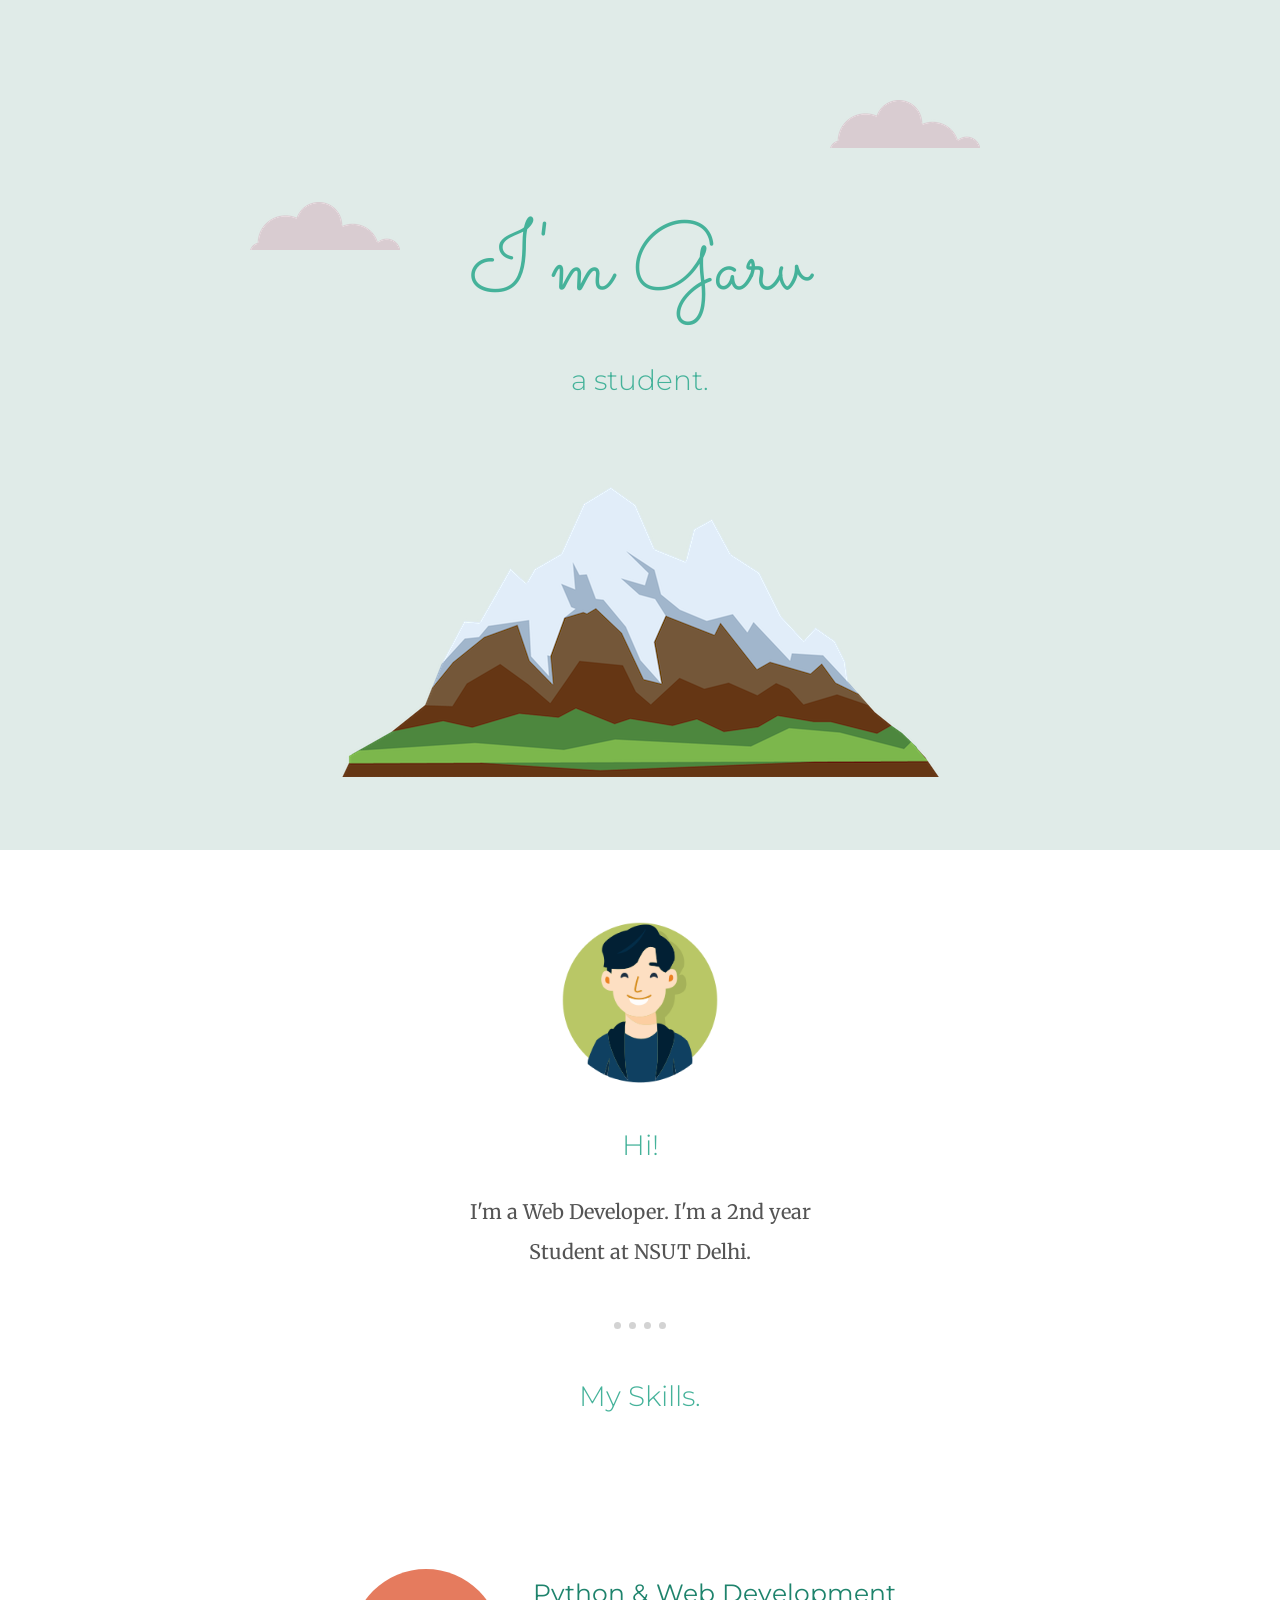
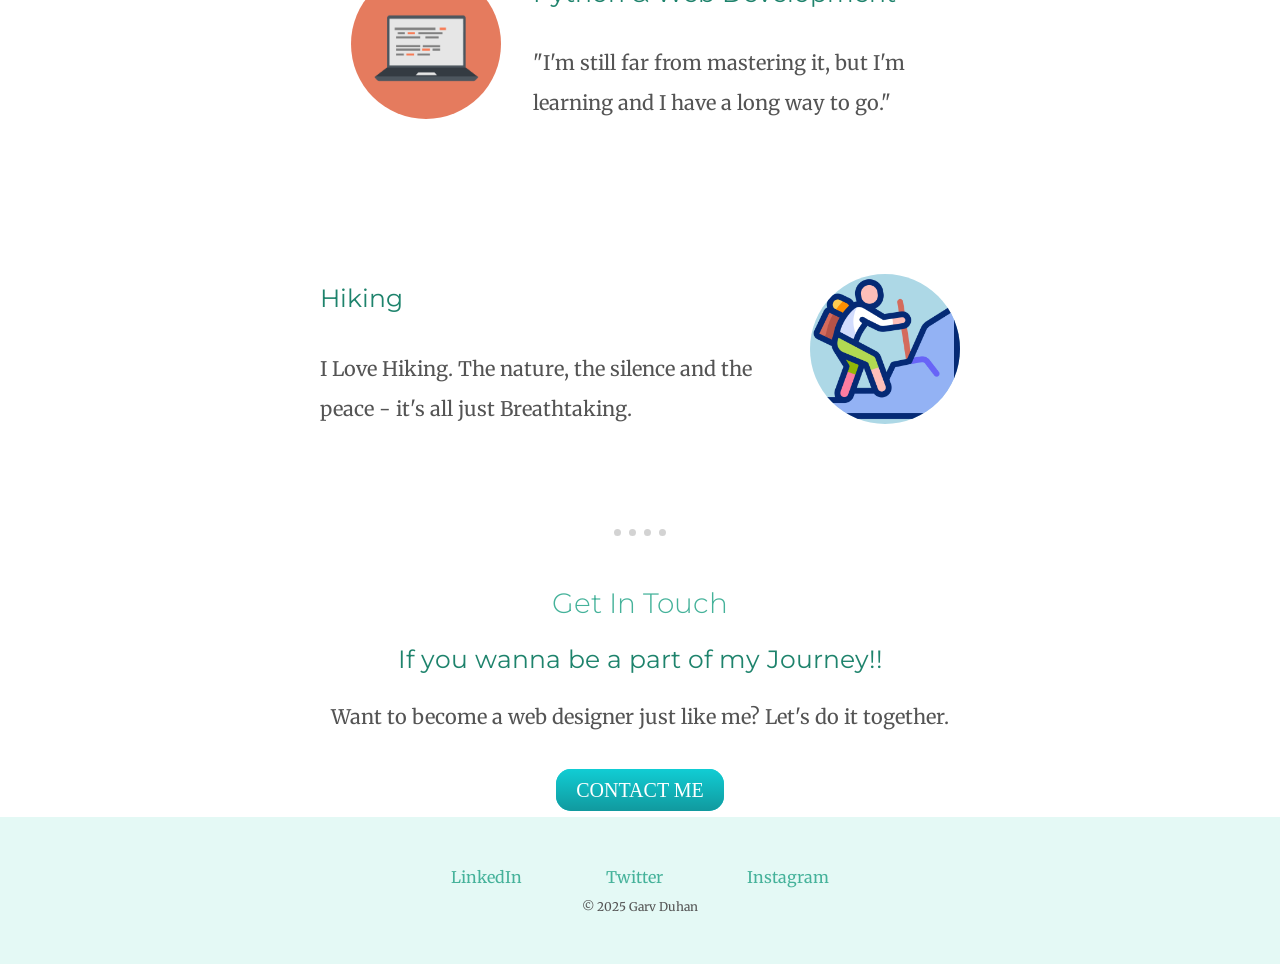
<file: index.html>
<!DOCTYPE html>
<html lang="en">
<head>
    <meta charset="UTF-8">
    <title>Garv Duhan</title>
    <link rel="stylesheet" href="css/styles.css">
    <link rel="icon" href="favicon (1).ico">
    <link rel="preconnect" href="https://fonts.googleapis.com">
    <link rel="preconnect" href="https://fonts.gstatic.com" crossorigin>
    <link href="https://fonts.googleapis.com/css2?family=Merriweather:opsz@18..144&family=Montserrat:ital,wght@0,100..900;1,100..900&family=Sacramento&display=swap" rel="stylesheet">
</head>
<body>
    <div class="top-container">
      <img class="top-cloud" src="images/cloud.png" alt="cloud-img">
      <h1>I'm Garv</h1>
      <h2>a student.</h2>
      <img class="bottom-cloud" src="images/cloud.png" alt="cloud-img">
      <img src="images/mountain.png" alt="mountain-img">
    </div>
    <div class="middle-container">
      <div class="profile">
      <img class="profile-pic" src="images/user.png" alt="profile-pic-img">
      <h2>Hi!</h2>
      <p class="intro">I'm a Web Developer. I'm a 2nd year Student at NSUT Delhi.</p>
      </div>
      <hr>
      <div class="skills">
        <h2>My Skills.</h2>
      <div class="skill-row">
        <table cellspacing="30px">
          <tbody>
            <tr>
            <td><img class="computer" src="images/computer.png" alt="computer-img"></td>
            <td><h3>Python & Web Development</h3>
            <p>"I'm still far from mastering it,
               but I'm learning and 
               I have a long way to go."
            </p></td>
            </tr>
          </tbody>
        </table>
      </div>    
      <div class="skill-row">
        <img class="hiking" src="images/hiking.png" alt="sports-img">
        <h3>Hiking</h3>
        <p>I Love Hiking. The nature, the silence and the peace - it's all just Breathtaking.</p>
      </div>
    </div>
    <hr>
    <div class="contact-me">
      <h2>Get In Touch</h2>
      <h3>If you wanna be a part of my Journey!!</h3>
      <p class="contact-description">Want to become a web designer just like me? Let's do it together.</p>
      <a class="btn" href="mailto:garvduhan2006@gmail.com">CONTACT ME</a>
      </div>
    </div>


    <div class="bottom-container">
      <a href="https://www.linkedin.com/in/garv-duhan-996467323" target="_blank">LinkedIn</a>
      <a href="https://x.com/DuhanGarv" target="_blank">Twitter</a>
      <a class="footer-link" href="https://www.instagram.com/duhan_garv/" target="_blank">Instagram</a>
      <p class="copyright">© 2025 Garv Duhan</p>
    </div>
</body>
</html>
</file>
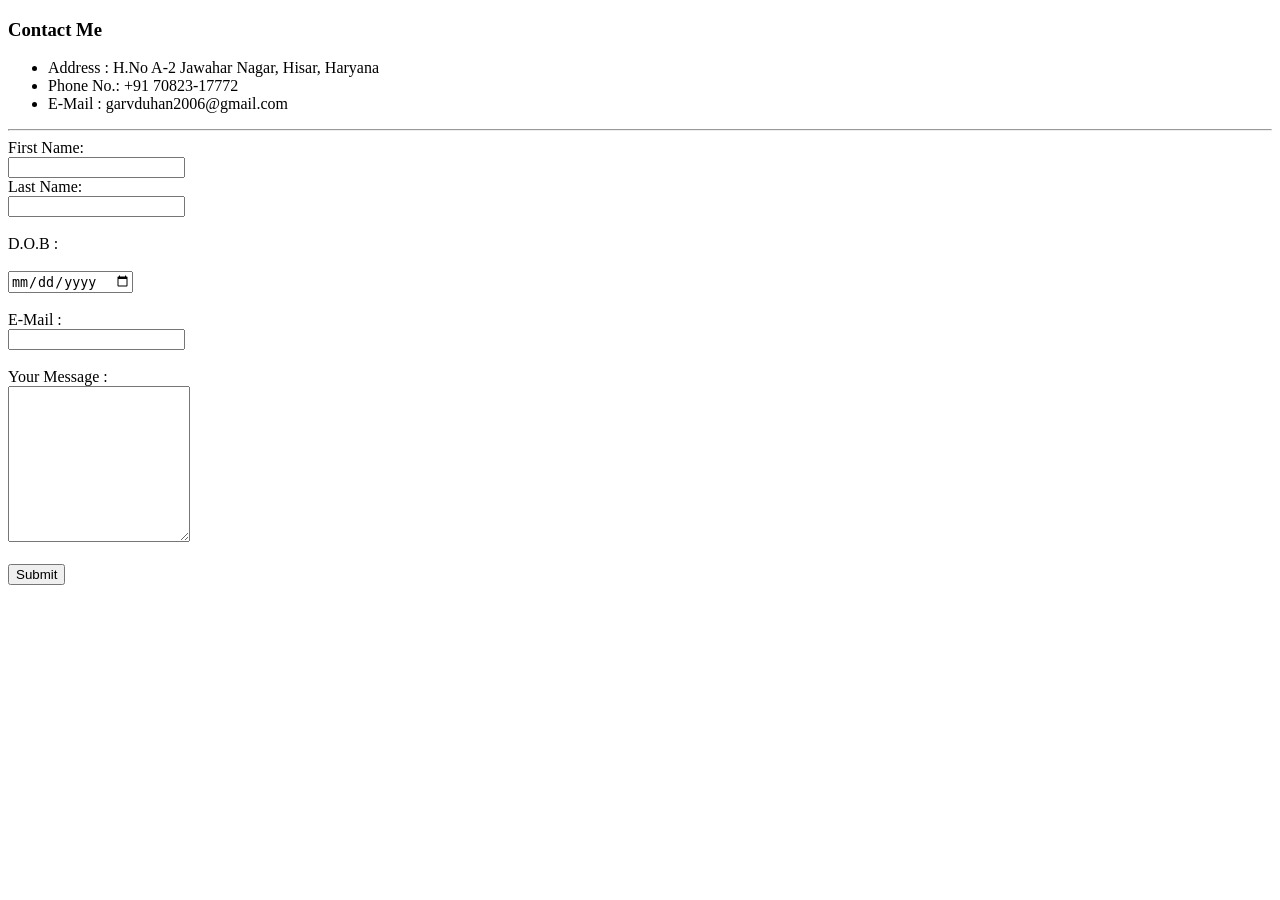
<file: contact.html>
<!DOCTYPE html>
<html lang="en">
  <head>
    <meta charset="UTF-8">

    <title>Contact Me</title>
  </head>
  <body>
    <h3>Contact Me</h3>
    <ul>
        <li>Address : H.No A-2 Jawahar Nagar, Hisar, Haryana</li>
        <li>Phone No.: +91 70823-17772 </li>
        <li>E-Mail : garvduhan2006@gmail.com</li>
    </ul>
    <hr>
    <form action = "mailto:garvduhan2006@gail.com" method="post" enctype="text/plain">
      <label>First Name:</label><br>
      <input type = "text" name="First Name"><br>
      <label>Last Name:</label><br>
      <input type="text" name="Last Name"><br><br>
      <label>D.O.B :</label><br><br>
      <input type="date" name="D.O.B"><br><br>
      <label>E-Mail :</label><br>
      <input type="email" name="E-Mail"><br><br>
      <label>Your Message :</label><br>
      <textarea column ="30" rows="10" name="Your Message"></textarea><br>
      <br>
      <input type="submit">
      
    </form>
  </body>
</html>
</file>
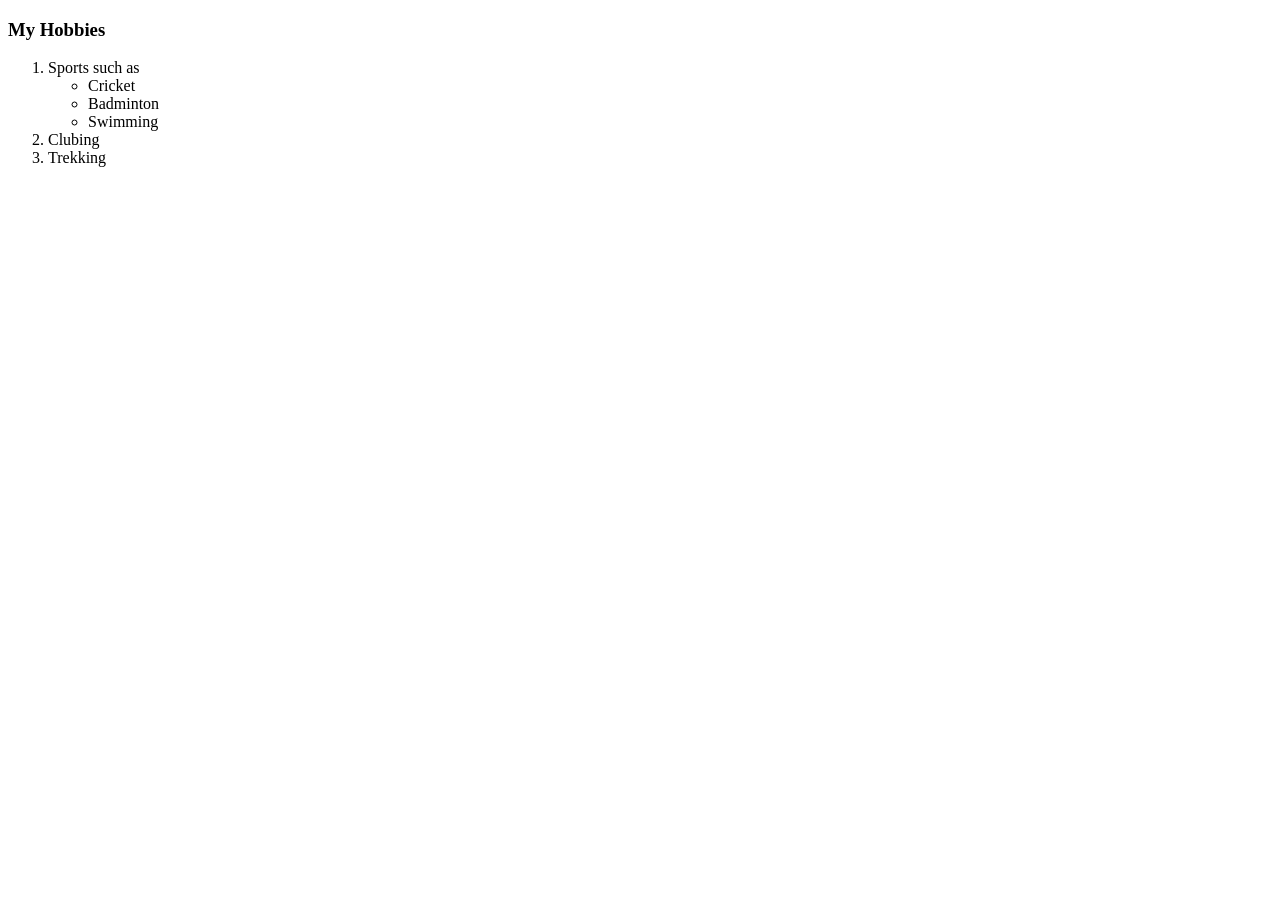
<file: hobbies.html>
<!DOCTYPE html>
<html lang="en">
  <head>
    <meta charset="UTF-8">
    <title>My Hobbies</title>
  </head>
  <body>
    <h3>My Hobbies</h3>
    <ol>
      <li>Sports such as</li>
        <ul>
          <li>Cricket</li>
          <li>Badminton</li>
          <li>Swimming</li>
        </ul>
      <li>Clubing</li>
      <li>Trekking</li>
    </ol>
  </body>
</html>
</file>
<file: css/styles.css>
body{
    
    margin: 0px;
    text-align: center;
    font-family: "Merriweather", serif;
    color: #545454;
    }

.top-container{
    background-color: #e0ebe8;
    position: relative;
    padding-top: 200px;
    height: 650px;
    margin-bottom: 50px;
}
a{
    font-family: "Merriweather", serif;
    color: #45b29a;
    text-decoration: none;
    margin: 40px 40px;
}
a:hover{
    color: #545454;
}

h1{
    margin: 0px auto 0 auto;
    font-family:"Sacramento", cursive;
    font-size: 6rem;
    font-weight: 400;
    color: #45b29a;
    
}
p{
    font-size: 20px;
    font-family: "Merriweather", serif;
}
h2{
   font-family: "Montserrat", sans-serif;
   font-size: 1.75rem;
   font-weight: 300;
   color: #45b29a;
}

h3{
    font-family: "Montserrat", sans-serif;
    font-size: 1.55rem;
    font-weight: 400;
    color: #1e836c;
    
}
.intro{
    width: 30%;
    margin: 30px auto 50px auto;
    line-height: 2;
}

.bottom-cloud{
    position: absolute;
    bottom: 600px;
    left: 250px;
}

.top-cloud{
    position: absolute ;
    top: 100px;
    right: 300px;
}

.middle-container{
    background-color: #fff;
    margin-bottom: 15px;
    

}
.bottom-container{
    background-color: #E4F9F5;
    padding-bottom: 50px;
    padding-top: 50px;
}
.profile-pic{
    width:200px;
    border-radius: 100px;
    
}
.copyright{
    margin-bottom: 0px;
}
hr{
    border-style: none;
    border-top-style: dotted;
    width: 4%;
    border-width: 7px;
    border-color: lightgrey;
    margin: 50px auto;
    
}
.computer{
    width:150px;
    border-radius: 100px;
    float: left;
}
.hiking{
    width: 150px;
    border-radius: 100px;
    background-color: lightblue;
    float: right;
    margin-left: 30px;
}
.skill-row{
    width: 50%;
    margin:100px auto 100px auto;
    text-align: left;
    line-height: 2;
}

.contact-description{
    margin: 30px auto 50px auto;
}

.copyright{
    font-size: 0.75rem;
}

.btn {
  background: #11cdd4;
  background-image: -webkit-linear-gradient(top, #11cdd4, #11999e);
  background-image: -moz-linear-gradient(top, #11cdd4, #11999e);
  background-image: -ms-linear-gradient(top, #11cdd4, #11999e);
  background-image: -o-linear-gradient(top, #11cdd4, #11999e);
  background-image: linear-gradient(to bottom, #11cdd4, #11999e);
  -webkit-border-radius: 15;
  -moz-border-radius: 15;
  border-radius: 15px;
  font-family: Georgia;
  color: #fff;
  font-size: 20px;
  padding: 10px 20px 10px 20px;
  text-decoration: none;
}

.btn:hover {
  background:  #30e3cb;
  background-image: -webkit-linear-gradient(top,  #30e3cb, #2bc4ad);
  background-image: -moz-linear-gradient(top,  #30e3cb, #2bc4ad);
  background-image: -ms-linear-gradient(top,  #30e3cb, #2bc4ad);
  background-image: -o-linear-gradient(top,  #30e3cb, #2bc4ad);
  background-image: linear-gradient(to bottom,  #30e3cb, #2bc4ad);
  text-decoration: none;
}
</file>
